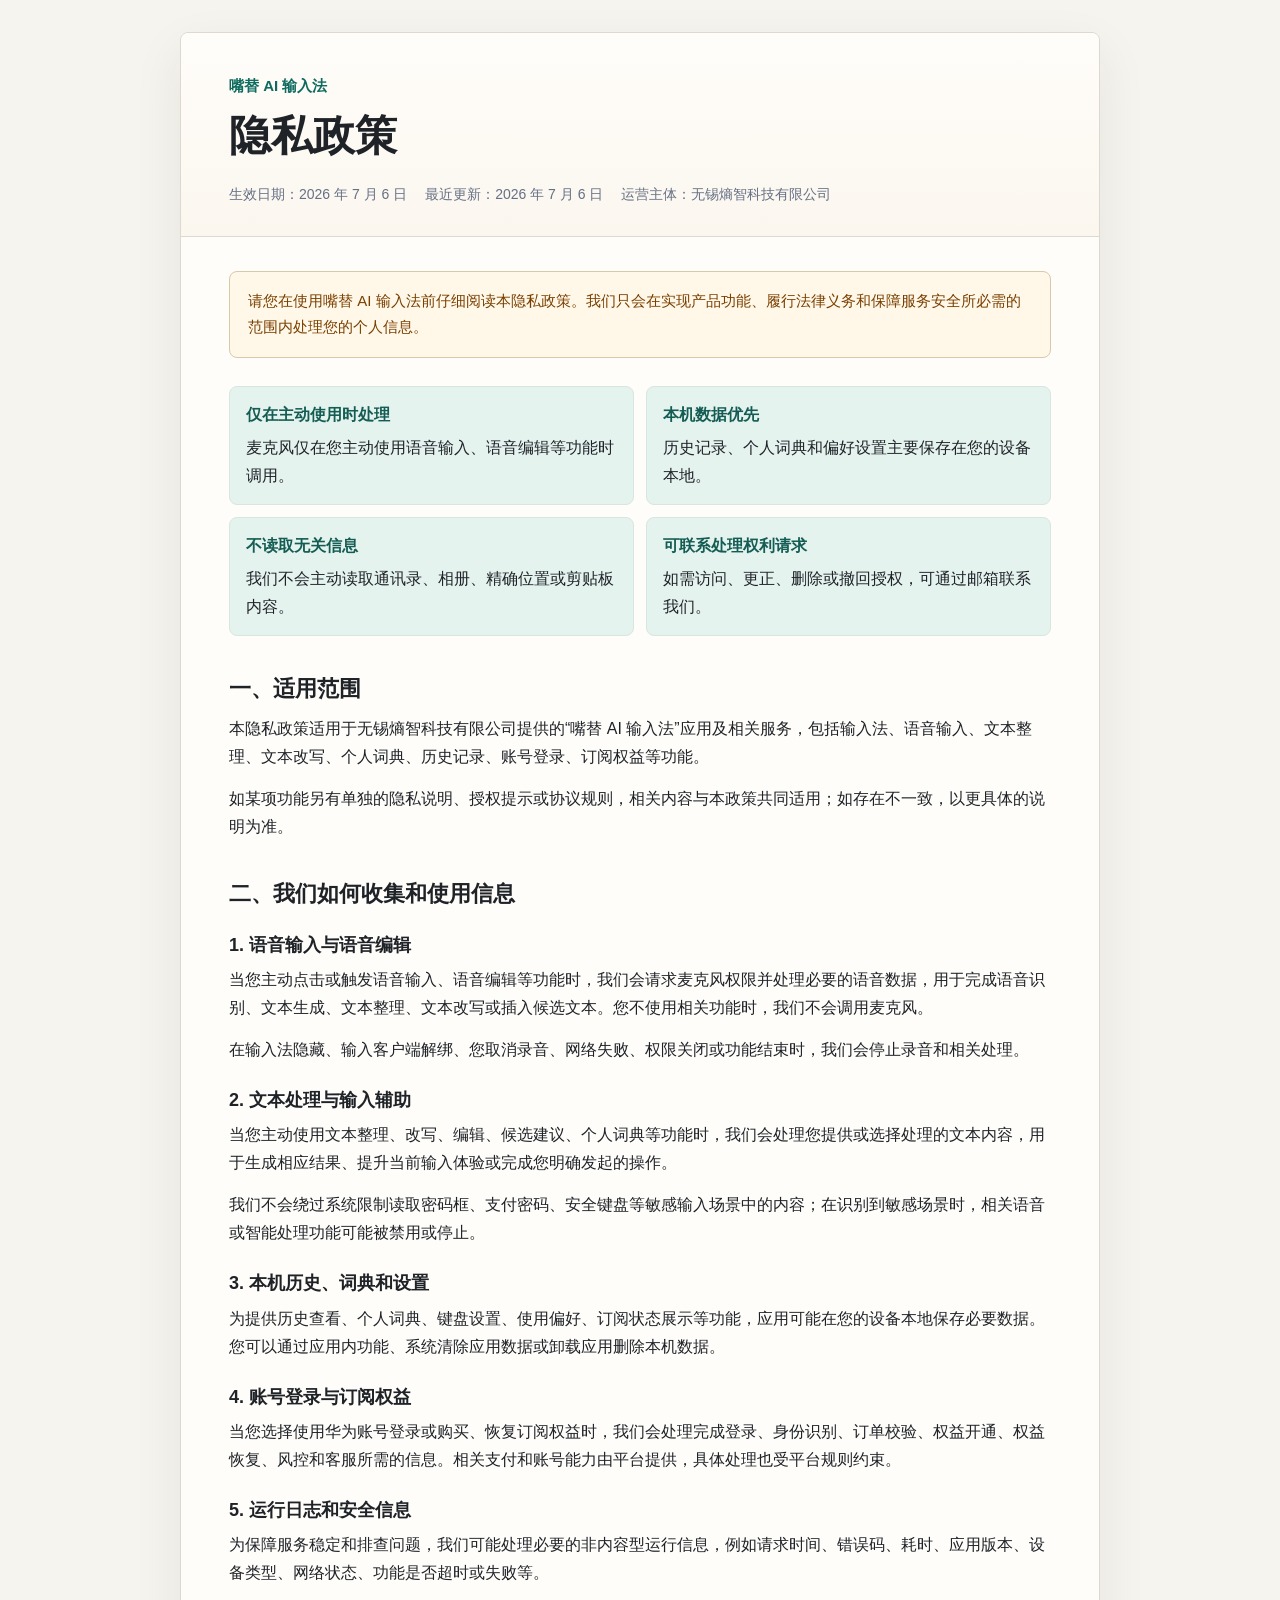
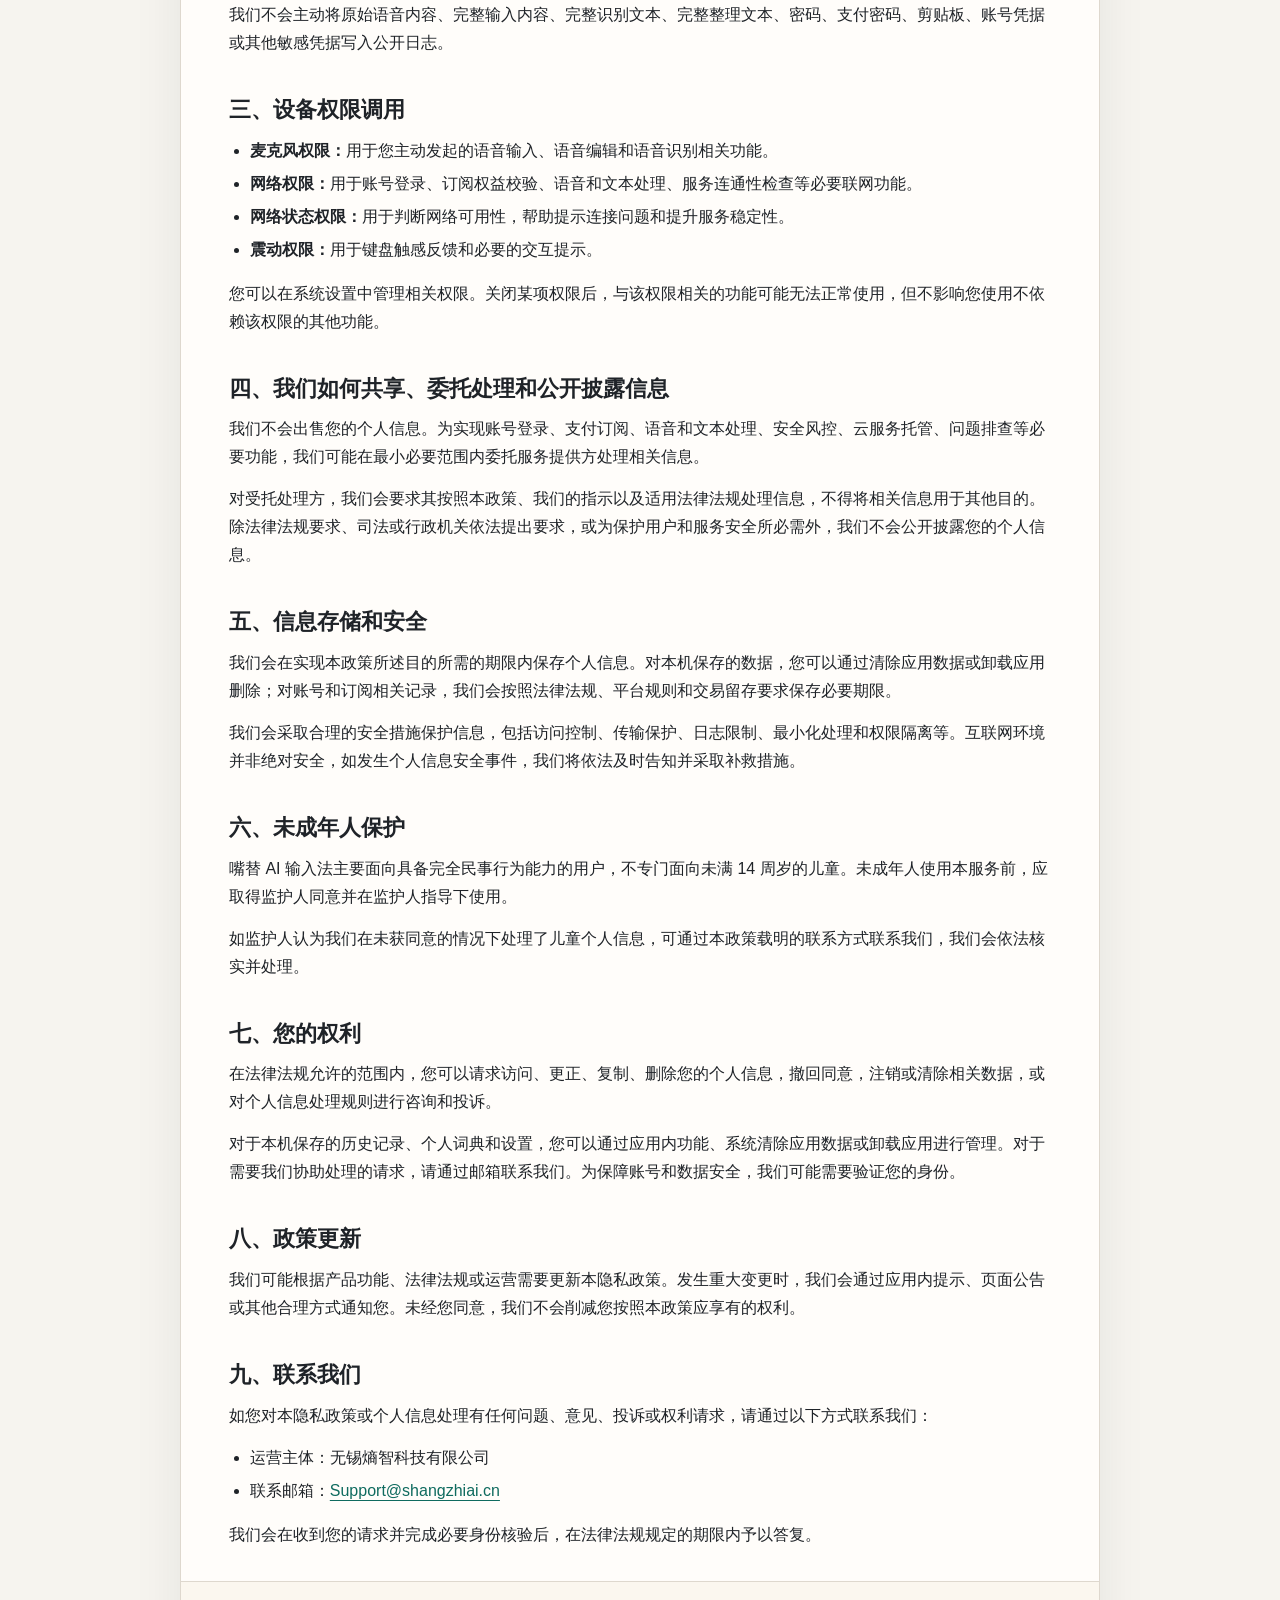
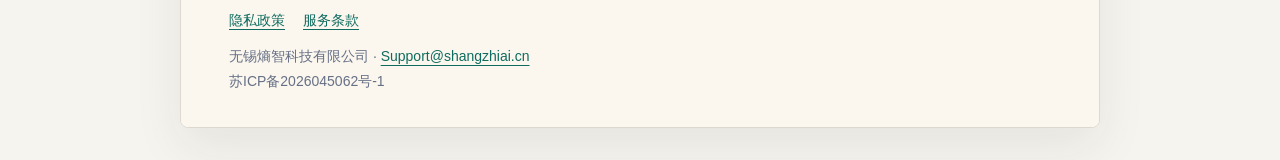
<file: index.html>
<!doctype html>
<html lang="zh-CN">
<head>
  <meta charset="utf-8">
  <meta name="viewport" content="width=device-width, initial-scale=1">
  <title>嘴替 AI 输入法隐私政策</title>
  <meta name="description" content="嘴替 AI 输入法隐私政策">
  <style>
    :root {
      color-scheme: light;
      --bg: #f6f4ef;
      --paper: #fffdfa;
      --ink: #1f2328;
      --muted: #667085;
      --line: #ded8ce;
      --accent: #0f6b5f;
      --accent-soft: #e5f3ef;
      --warning: #7a3f00;
    }

    * {
      box-sizing: border-box;
    }

    body {
      margin: 0;
      background: var(--bg);
      color: var(--ink);
      font-family: "PingFang SC", "Noto Sans CJK SC", "Microsoft YaHei", sans-serif;
      font-size: 16px;
      line-height: 1.75;
    }

    a {
      color: var(--accent);
      text-decoration-thickness: 1px;
      text-underline-offset: 4px;
    }

    .page {
      width: min(920px, calc(100% - 32px));
      margin: 32px auto;
      background: var(--paper);
      border: 1px solid var(--line);
      border-radius: 8px;
      overflow: hidden;
      box-shadow: 0 18px 50px rgba(31, 35, 40, 0.08);
    }

    header {
      padding: 40px 48px 30px;
      border-bottom: 1px solid var(--line);
      background: linear-gradient(180deg, #fffdfa 0%, #fbf7ef 100%);
    }

    .product {
      margin: 0 0 12px;
      color: var(--accent);
      font-size: 15px;
      font-weight: 700;
    }

    h1 {
      margin: 0;
      font-size: clamp(28px, 5vw, 42px);
      line-height: 1.2;
      letter-spacing: 0;
    }

    .meta {
      display: flex;
      flex-wrap: wrap;
      gap: 10px 18px;
      margin: 20px 0 0;
      color: var(--muted);
      font-size: 14px;
    }

    main {
      padding: 34px 48px 18px;
    }

    .notice {
      margin: 0 0 28px;
      padding: 16px 18px;
      border: 1px solid #d8c9a8;
      border-radius: 8px;
      background: #fff8e8;
      color: var(--warning);
      font-size: 15px;
    }

    h2 {
      margin: 34px 0 12px;
      padding-top: 4px;
      font-size: 22px;
      line-height: 1.35;
      letter-spacing: 0;
    }

    h3 {
      margin: 24px 0 8px;
      font-size: 18px;
      line-height: 1.4;
    }

    p {
      margin: 0 0 14px;
    }

    ul {
      margin: 0 0 16px;
      padding-left: 1.3em;
    }

    li {
      margin: 5px 0;
    }

    strong {
      font-weight: 700;
    }

    .summary {
      display: grid;
      grid-template-columns: repeat(2, minmax(0, 1fr));
      gap: 12px;
      margin: 22px 0 10px;
    }

    .summary div {
      min-height: 92px;
      padding: 14px 16px;
      border: 1px solid #d8e6e1;
      border-radius: 8px;
      background: var(--accent-soft);
    }

    .summary b {
      display: block;
      margin-bottom: 5px;
      color: #155d54;
    }

    footer {
      padding: 26px 48px 34px;
      border-top: 1px solid var(--line);
      color: var(--muted);
      font-size: 14px;
      background: #fbf7ef;
    }

    .footer-links {
      display: flex;
      flex-wrap: wrap;
      gap: 10px 18px;
      margin-bottom: 12px;
    }

    @media (max-width: 720px) {
      .page {
        width: 100%;
        min-height: 100vh;
        margin: 0;
        border-width: 0;
        border-radius: 0;
        box-shadow: none;
      }

      header,
      main,
      footer {
        padding-left: 22px;
        padding-right: 22px;
      }

      header {
        padding-top: 30px;
      }

      .summary {
        grid-template-columns: 1fr;
      }
    }
  </style>
</head>
<body>
  <article class="page">
    <header>
      <p class="product">嘴替 AI 输入法</p>
      <h1>隐私政策</h1>
      <div class="meta">
        <span>生效日期：2026 年 7 月 6 日</span>
        <span>最近更新：2026 年 7 月 6 日</span>
        <span>运营主体：无锡熵智科技有限公司</span>
      </div>
    </header>

    <main>
      <p class="notice">
        请您在使用嘴替 AI 输入法前仔细阅读本隐私政策。我们只会在实现产品功能、履行法律义务和保障服务安全所必需的范围内处理您的个人信息。
      </p>

      <section class="summary" aria-label="隐私重点摘要">
        <div>
          <b>仅在主动使用时处理</b>
          麦克风仅在您主动使用语音输入、语音编辑等功能时调用。
        </div>
        <div>
          <b>本机数据优先</b>
          历史记录、个人词典和偏好设置主要保存在您的设备本地。
        </div>
        <div>
          <b>不读取无关信息</b>
          我们不会主动读取通讯录、相册、精确位置或剪贴板内容。
        </div>
        <div>
          <b>可联系处理权利请求</b>
          如需访问、更正、删除或撤回授权，可通过邮箱联系我们。
        </div>
      </section>

      <h2>一、适用范围</h2>
      <p>
        本隐私政策适用于无锡熵智科技有限公司提供的“嘴替 AI 输入法”应用及相关服务，包括输入法、语音输入、文本整理、文本改写、个人词典、历史记录、账号登录、订阅权益等功能。
      </p>
      <p>
        如某项功能另有单独的隐私说明、授权提示或协议规则，相关内容与本政策共同适用；如存在不一致，以更具体的说明为准。
      </p>

      <h2>二、我们如何收集和使用信息</h2>
      <h3>1. 语音输入与语音编辑</h3>
      <p>
        当您主动点击或触发语音输入、语音编辑等功能时，我们会请求麦克风权限并处理必要的语音数据，用于完成语音识别、文本生成、文本整理、文本改写或插入候选文本。您不使用相关功能时，我们不会调用麦克风。
      </p>
      <p>
        在输入法隐藏、输入客户端解绑、您取消录音、网络失败、权限关闭或功能结束时，我们会停止录音和相关处理。
      </p>

      <h3>2. 文本处理与输入辅助</h3>
      <p>
        当您主动使用文本整理、改写、编辑、候选建议、个人词典等功能时，我们会处理您提供或选择处理的文本内容，用于生成相应结果、提升当前输入体验或完成您明确发起的操作。
      </p>
      <p>
        我们不会绕过系统限制读取密码框、支付密码、安全键盘等敏感输入场景中的内容；在识别到敏感场景时，相关语音或智能处理功能可能被禁用或停止。
      </p>

      <h3>3. 本机历史、词典和设置</h3>
      <p>
        为提供历史查看、个人词典、键盘设置、使用偏好、订阅状态展示等功能，应用可能在您的设备本地保存必要数据。您可以通过应用内功能、系统清除应用数据或卸载应用删除本机数据。
      </p>

      <h3>4. 账号登录与订阅权益</h3>
      <p>
        当您选择使用华为账号登录或购买、恢复订阅权益时，我们会处理完成登录、身份识别、订单校验、权益开通、权益恢复、风控和客服所需的信息。相关支付和账号能力由平台提供，具体处理也受平台规则约束。
      </p>

      <h3>5. 运行日志和安全信息</h3>
      <p>
        为保障服务稳定和排查问题，我们可能处理必要的非内容型运行信息，例如请求时间、错误码、耗时、应用版本、设备类型、网络状态、功能是否超时或失败等。
      </p>
      <p>
        我们不会主动将原始语音内容、完整输入内容、完整识别文本、完整整理文本、密码、支付密码、剪贴板、账号凭据或其他敏感凭据写入公开日志。
      </p>

      <h2>三、设备权限调用</h2>
      <ul>
        <li><strong>麦克风权限：</strong>用于您主动发起的语音输入、语音编辑和语音识别相关功能。</li>
        <li><strong>网络权限：</strong>用于账号登录、订阅权益校验、语音和文本处理、服务连通性检查等必要联网功能。</li>
        <li><strong>网络状态权限：</strong>用于判断网络可用性，帮助提示连接问题和提升服务稳定性。</li>
        <li><strong>震动权限：</strong>用于键盘触感反馈和必要的交互提示。</li>
      </ul>
      <p>
        您可以在系统设置中管理相关权限。关闭某项权限后，与该权限相关的功能可能无法正常使用，但不影响您使用不依赖该权限的其他功能。
      </p>

      <h2>四、我们如何共享、委托处理和公开披露信息</h2>
      <p>
        我们不会出售您的个人信息。为实现账号登录、支付订阅、语音和文本处理、安全风控、云服务托管、问题排查等必要功能，我们可能在最小必要范围内委托服务提供方处理相关信息。
      </p>
      <p>
        对受托处理方，我们会要求其按照本政策、我们的指示以及适用法律法规处理信息，不得将相关信息用于其他目的。除法律法规要求、司法或行政机关依法提出要求，或为保护用户和服务安全所必需外，我们不会公开披露您的个人信息。
      </p>

      <h2>五、信息存储和安全</h2>
      <p>
        我们会在实现本政策所述目的所需的期限内保存个人信息。对本机保存的数据，您可以通过清除应用数据或卸载应用删除；对账号和订阅相关记录，我们会按照法律法规、平台规则和交易留存要求保存必要期限。
      </p>
      <p>
        我们会采取合理的安全措施保护信息，包括访问控制、传输保护、日志限制、最小化处理和权限隔离等。互联网环境并非绝对安全，如发生个人信息安全事件，我们将依法及时告知并采取补救措施。
      </p>

      <h2>六、未成年人保护</h2>
      <p>
        嘴替 AI 输入法主要面向具备完全民事行为能力的用户，不专门面向未满 14 周岁的儿童。未成年人使用本服务前，应取得监护人同意并在监护人指导下使用。
      </p>
      <p>
        如监护人认为我们在未获同意的情况下处理了儿童个人信息，可通过本政策载明的联系方式联系我们，我们会依法核实并处理。
      </p>

      <h2>七、您的权利</h2>
      <p>
        在法律法规允许的范围内，您可以请求访问、更正、复制、删除您的个人信息，撤回同意，注销或清除相关数据，或对个人信息处理规则进行咨询和投诉。
      </p>
      <p>
        对于本机保存的历史记录、个人词典和设置，您可以通过应用内功能、系统清除应用数据或卸载应用进行管理。对于需要我们协助处理的请求，请通过邮箱联系我们。为保障账号和数据安全，我们可能需要验证您的身份。
      </p>

      <h2>八、政策更新</h2>
      <p>
        我们可能根据产品功能、法律法规或运营需要更新本隐私政策。发生重大变更时，我们会通过应用内提示、页面公告或其他合理方式通知您。未经您同意，我们不会削减您按照本政策应享有的权利。
      </p>

      <h2>九、联系我们</h2>
      <p>
        如您对本隐私政策或个人信息处理有任何问题、意见、投诉或权利请求，请通过以下方式联系我们：
      </p>
      <ul>
        <li>运营主体：无锡熵智科技有限公司</li>
        <li>联系邮箱：<a href="mailto:Support@shangzhiai.cn">Support@shangzhiai.cn</a></li>
      </ul>
      <p>
        我们会在收到您的请求并完成必要身份核验后，在法律法规规定的期限内予以答复。
      </p>
    </main>

    <footer>
      <nav class="footer-links" aria-label="法律页面链接">
        <a href="/">隐私政策</a>
        <a href="/terms/">服务条款</a>
      </nav>
      <div>无锡熵智科技有限公司 · <a href="mailto:Support@shangzhiai.cn">Support@shangzhiai.cn</a></div>
      <div>苏ICP备2026045062号-1</div>
    </footer>
  </article>
</body>
</html>
</file>
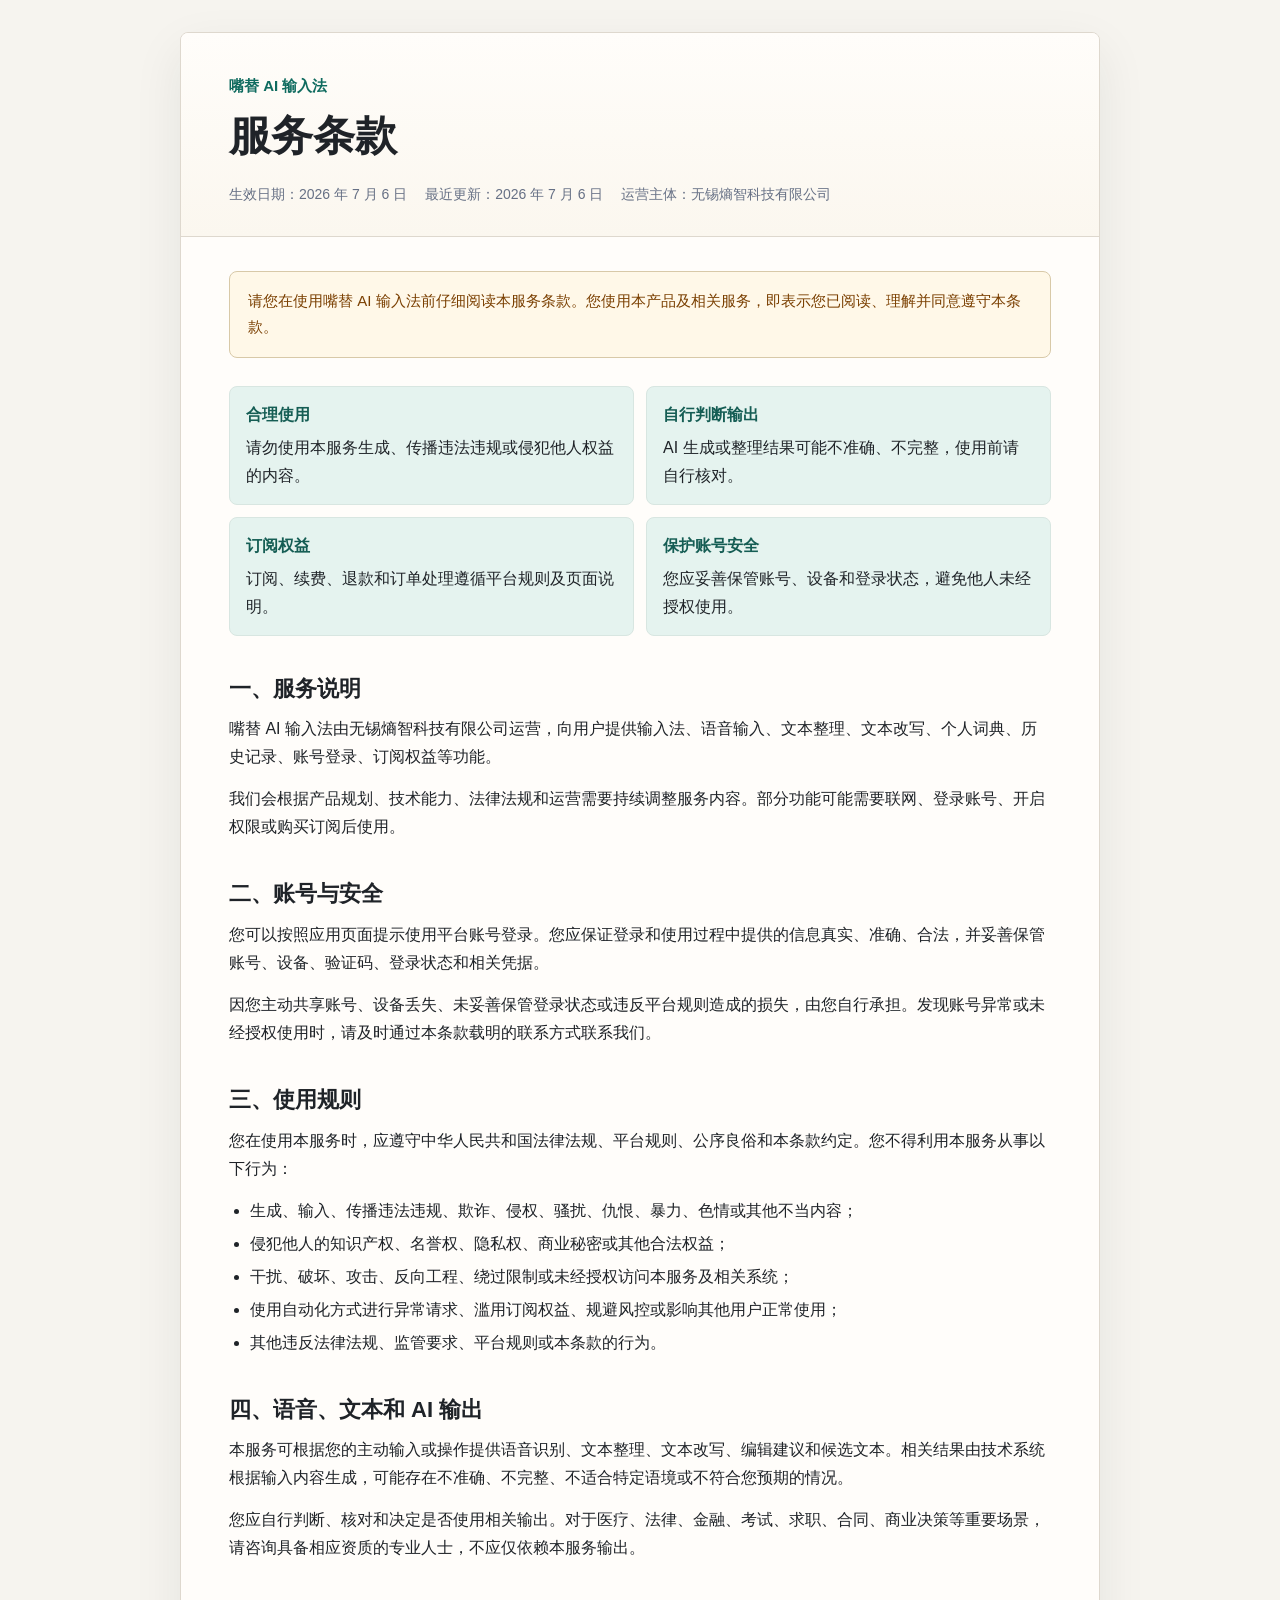
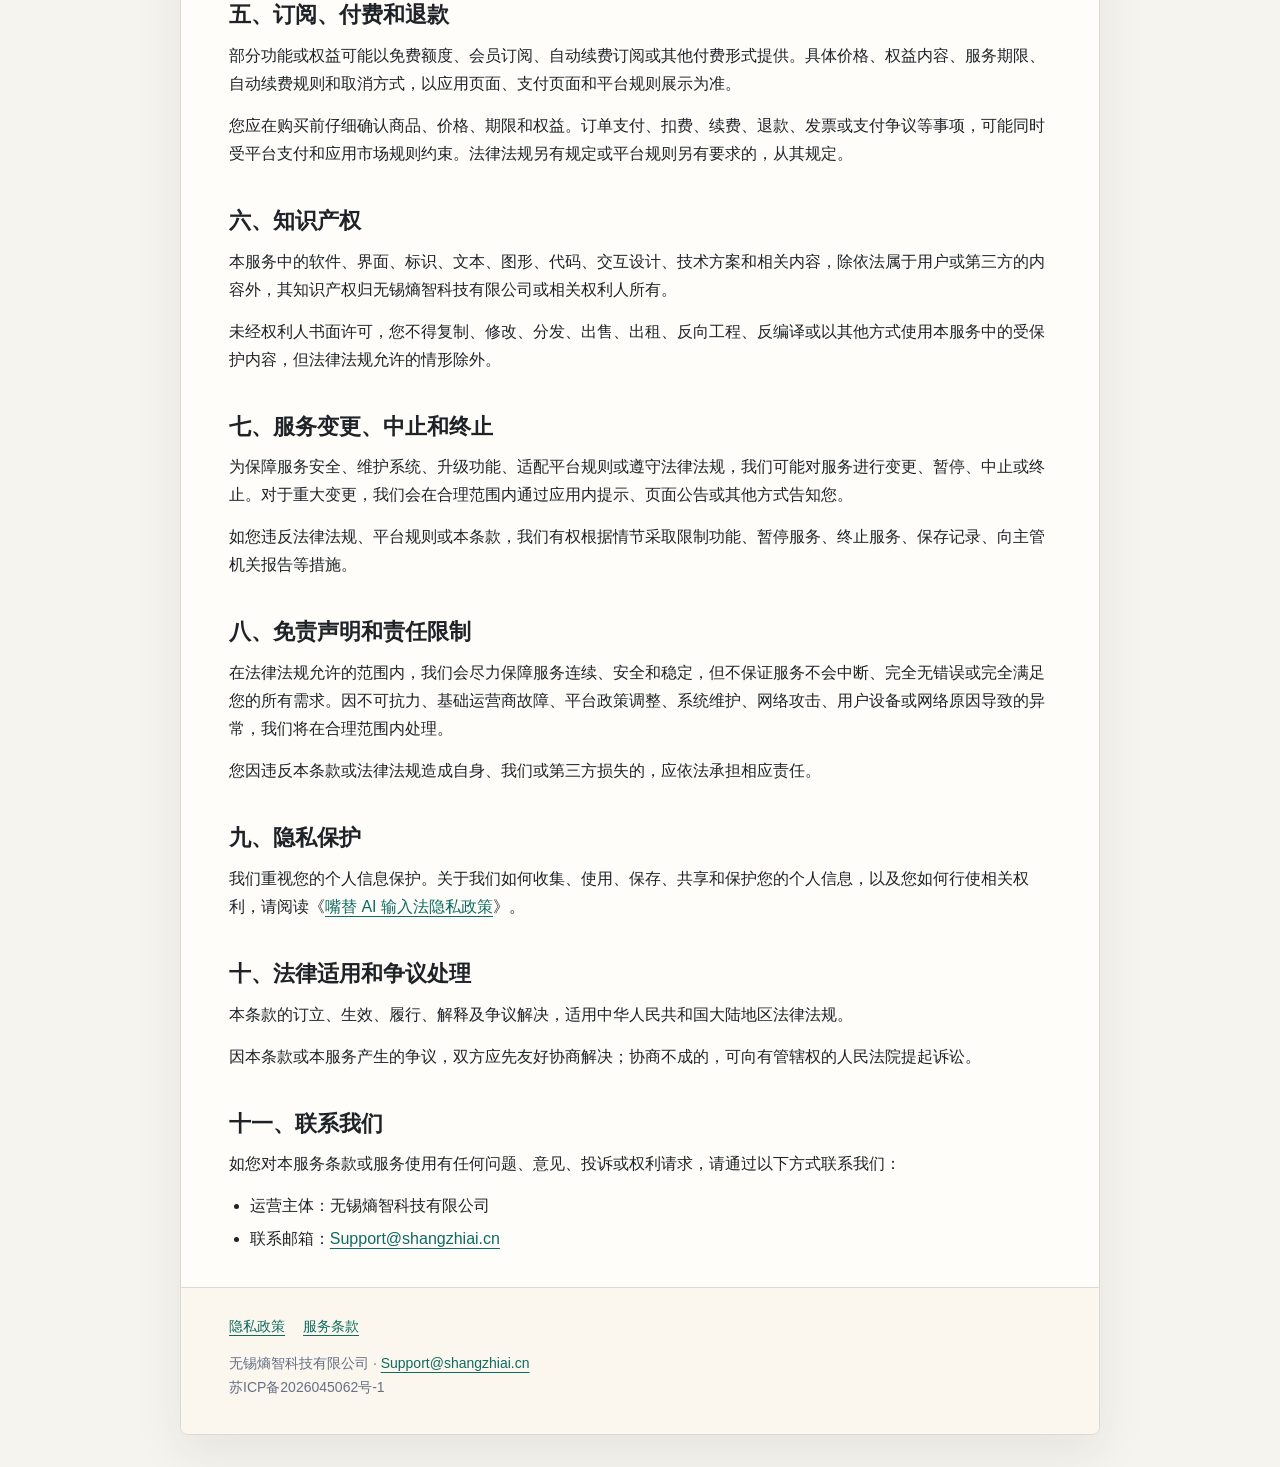
<file: terms/index.html>
<!doctype html>
<html lang="zh-CN">
<head>
  <meta charset="utf-8">
  <meta name="viewport" content="width=device-width, initial-scale=1">
  <title>嘴替 AI 输入法服务条款</title>
  <meta name="description" content="嘴替 AI 输入法服务条款">
  <style>
    :root {
      color-scheme: light;
      --bg: #f6f4ef;
      --paper: #fffdfa;
      --ink: #1f2328;
      --muted: #667085;
      --line: #ded8ce;
      --accent: #0f6b5f;
      --accent-soft: #e5f3ef;
      --warning: #7a3f00;
    }

    * {
      box-sizing: border-box;
    }

    body {
      margin: 0;
      background: var(--bg);
      color: var(--ink);
      font-family: "PingFang SC", "Noto Sans CJK SC", "Microsoft YaHei", sans-serif;
      font-size: 16px;
      line-height: 1.75;
    }

    a {
      color: var(--accent);
      text-decoration-thickness: 1px;
      text-underline-offset: 4px;
    }

    .page {
      width: min(920px, calc(100% - 32px));
      margin: 32px auto;
      background: var(--paper);
      border: 1px solid var(--line);
      border-radius: 8px;
      overflow: hidden;
      box-shadow: 0 18px 50px rgba(31, 35, 40, 0.08);
    }

    header {
      padding: 40px 48px 30px;
      border-bottom: 1px solid var(--line);
      background: linear-gradient(180deg, #fffdfa 0%, #fbf7ef 100%);
    }

    .product {
      margin: 0 0 12px;
      color: var(--accent);
      font-size: 15px;
      font-weight: 700;
    }

    h1 {
      margin: 0;
      font-size: clamp(28px, 5vw, 42px);
      line-height: 1.2;
      letter-spacing: 0;
    }

    .meta {
      display: flex;
      flex-wrap: wrap;
      gap: 10px 18px;
      margin: 20px 0 0;
      color: var(--muted);
      font-size: 14px;
    }

    main {
      padding: 34px 48px 18px;
    }

    .notice {
      margin: 0 0 28px;
      padding: 16px 18px;
      border: 1px solid #d8c9a8;
      border-radius: 8px;
      background: #fff8e8;
      color: var(--warning);
      font-size: 15px;
    }

    h2 {
      margin: 34px 0 12px;
      padding-top: 4px;
      font-size: 22px;
      line-height: 1.35;
      letter-spacing: 0;
    }

    h3 {
      margin: 24px 0 8px;
      font-size: 18px;
      line-height: 1.4;
    }

    p {
      margin: 0 0 14px;
    }

    ul {
      margin: 0 0 16px;
      padding-left: 1.3em;
    }

    li {
      margin: 5px 0;
    }

    strong {
      font-weight: 700;
    }

    .summary {
      display: grid;
      grid-template-columns: repeat(2, minmax(0, 1fr));
      gap: 12px;
      margin: 22px 0 10px;
    }

    .summary div {
      min-height: 92px;
      padding: 14px 16px;
      border: 1px solid #d8e6e1;
      border-radius: 8px;
      background: var(--accent-soft);
    }

    .summary b {
      display: block;
      margin-bottom: 5px;
      color: #155d54;
    }

    footer {
      padding: 26px 48px 34px;
      border-top: 1px solid var(--line);
      color: var(--muted);
      font-size: 14px;
      background: #fbf7ef;
    }

    .footer-links {
      display: flex;
      flex-wrap: wrap;
      gap: 10px 18px;
      margin-bottom: 12px;
    }

    @media (max-width: 720px) {
      .page {
        width: 100%;
        min-height: 100vh;
        margin: 0;
        border-width: 0;
        border-radius: 0;
        box-shadow: none;
      }

      header,
      main,
      footer {
        padding-left: 22px;
        padding-right: 22px;
      }

      header {
        padding-top: 30px;
      }

      .summary {
        grid-template-columns: 1fr;
      }
    }
  </style>
</head>
<body>
  <article class="page">
    <header>
      <p class="product">嘴替 AI 输入法</p>
      <h1>服务条款</h1>
      <div class="meta">
        <span>生效日期：2026 年 7 月 6 日</span>
        <span>最近更新：2026 年 7 月 6 日</span>
        <span>运营主体：无锡熵智科技有限公司</span>
      </div>
    </header>

    <main>
      <p class="notice">
        请您在使用嘴替 AI 输入法前仔细阅读本服务条款。您使用本产品及相关服务，即表示您已阅读、理解并同意遵守本条款。
      </p>

      <section class="summary" aria-label="服务条款摘要">
        <div>
          <b>合理使用</b>
          请勿使用本服务生成、传播违法违规或侵犯他人权益的内容。
        </div>
        <div>
          <b>自行判断输出</b>
          AI 生成或整理结果可能不准确、不完整，使用前请自行核对。
        </div>
        <div>
          <b>订阅权益</b>
          订阅、续费、退款和订单处理遵循平台规则及页面说明。
        </div>
        <div>
          <b>保护账号安全</b>
          您应妥善保管账号、设备和登录状态，避免他人未经授权使用。
        </div>
      </section>

      <h2>一、服务说明</h2>
      <p>
        嘴替 AI 输入法由无锡熵智科技有限公司运营，向用户提供输入法、语音输入、文本整理、文本改写、个人词典、历史记录、账号登录、订阅权益等功能。
      </p>
      <p>
        我们会根据产品规划、技术能力、法律法规和运营需要持续调整服务内容。部分功能可能需要联网、登录账号、开启权限或购买订阅后使用。
      </p>

      <h2>二、账号与安全</h2>
      <p>
        您可以按照应用页面提示使用平台账号登录。您应保证登录和使用过程中提供的信息真实、准确、合法，并妥善保管账号、设备、验证码、登录状态和相关凭据。
      </p>
      <p>
        因您主动共享账号、设备丢失、未妥善保管登录状态或违反平台规则造成的损失，由您自行承担。发现账号异常或未经授权使用时，请及时通过本条款载明的联系方式联系我们。
      </p>

      <h2>三、使用规则</h2>
      <p>
        您在使用本服务时，应遵守中华人民共和国法律法规、平台规则、公序良俗和本条款约定。您不得利用本服务从事以下行为：
      </p>
      <ul>
        <li>生成、输入、传播违法违规、欺诈、侵权、骚扰、仇恨、暴力、色情或其他不当内容；</li>
        <li>侵犯他人的知识产权、名誉权、隐私权、商业秘密或其他合法权益；</li>
        <li>干扰、破坏、攻击、反向工程、绕过限制或未经授权访问本服务及相关系统；</li>
        <li>使用自动化方式进行异常请求、滥用订阅权益、规避风控或影响其他用户正常使用；</li>
        <li>其他违反法律法规、监管要求、平台规则或本条款的行为。</li>
      </ul>

      <h2>四、语音、文本和 AI 输出</h2>
      <p>
        本服务可根据您的主动输入或操作提供语音识别、文本整理、文本改写、编辑建议和候选文本。相关结果由技术系统根据输入内容生成，可能存在不准确、不完整、不适合特定语境或不符合您预期的情况。
      </p>
      <p>
        您应自行判断、核对和决定是否使用相关输出。对于医疗、法律、金融、考试、求职、合同、商业决策等重要场景，请咨询具备相应资质的专业人士，不应仅依赖本服务输出。
      </p>

      <h2>五、订阅、付费和退款</h2>
      <p>
        部分功能或权益可能以免费额度、会员订阅、自动续费订阅或其他付费形式提供。具体价格、权益内容、服务期限、自动续费规则和取消方式，以应用页面、支付页面和平台规则展示为准。
      </p>
      <p>
        您应在购买前仔细确认商品、价格、期限和权益。订单支付、扣费、续费、退款、发票或支付争议等事项，可能同时受平台支付和应用市场规则约束。法律法规另有规定或平台规则另有要求的，从其规定。
      </p>

      <h2>六、知识产权</h2>
      <p>
        本服务中的软件、界面、标识、文本、图形、代码、交互设计、技术方案和相关内容，除依法属于用户或第三方的内容外，其知识产权归无锡熵智科技有限公司或相关权利人所有。
      </p>
      <p>
        未经权利人书面许可，您不得复制、修改、分发、出售、出租、反向工程、反编译或以其他方式使用本服务中的受保护内容，但法律法规允许的情形除外。
      </p>

      <h2>七、服务变更、中止和终止</h2>
      <p>
        为保障服务安全、维护系统、升级功能、适配平台规则或遵守法律法规，我们可能对服务进行变更、暂停、中止或终止。对于重大变更，我们会在合理范围内通过应用内提示、页面公告或其他方式告知您。
      </p>
      <p>
        如您违反法律法规、平台规则或本条款，我们有权根据情节采取限制功能、暂停服务、终止服务、保存记录、向主管机关报告等措施。
      </p>

      <h2>八、免责声明和责任限制</h2>
      <p>
        在法律法规允许的范围内，我们会尽力保障服务连续、安全和稳定，但不保证服务不会中断、完全无错误或完全满足您的所有需求。因不可抗力、基础运营商故障、平台政策调整、系统维护、网络攻击、用户设备或网络原因导致的异常，我们将在合理范围内处理。
      </p>
      <p>
        您因违反本条款或法律法规造成自身、我们或第三方损失的，应依法承担相应责任。
      </p>

      <h2>九、隐私保护</h2>
      <p>
        我们重视您的个人信息保护。关于我们如何收集、使用、保存、共享和保护您的个人信息，以及您如何行使相关权利，请阅读《<a href="/">嘴替 AI 输入法隐私政策</a>》。
      </p>

      <h2>十、法律适用和争议处理</h2>
      <p>
        本条款的订立、生效、履行、解释及争议解决，适用中华人民共和国大陆地区法律法规。
      </p>
      <p>
        因本条款或本服务产生的争议，双方应先友好协商解决；协商不成的，可向有管辖权的人民法院提起诉讼。
      </p>

      <h2>十一、联系我们</h2>
      <p>
        如您对本服务条款或服务使用有任何问题、意见、投诉或权利请求，请通过以下方式联系我们：
      </p>
      <ul>
        <li>运营主体：无锡熵智科技有限公司</li>
        <li>联系邮箱：<a href="mailto:Support@shangzhiai.cn">Support@shangzhiai.cn</a></li>
      </ul>
    </main>

    <footer>
      <nav class="footer-links" aria-label="法律页面链接">
        <a href="/">隐私政策</a>
        <a href="/terms/">服务条款</a>
      </nav>
      <div>无锡熵智科技有限公司 · <a href="mailto:Support@shangzhiai.cn">Support@shangzhiai.cn</a></div>
      <div>苏ICP备2026045062号-1</div>
    </footer>
  </article>
</body>
</html>
</file>
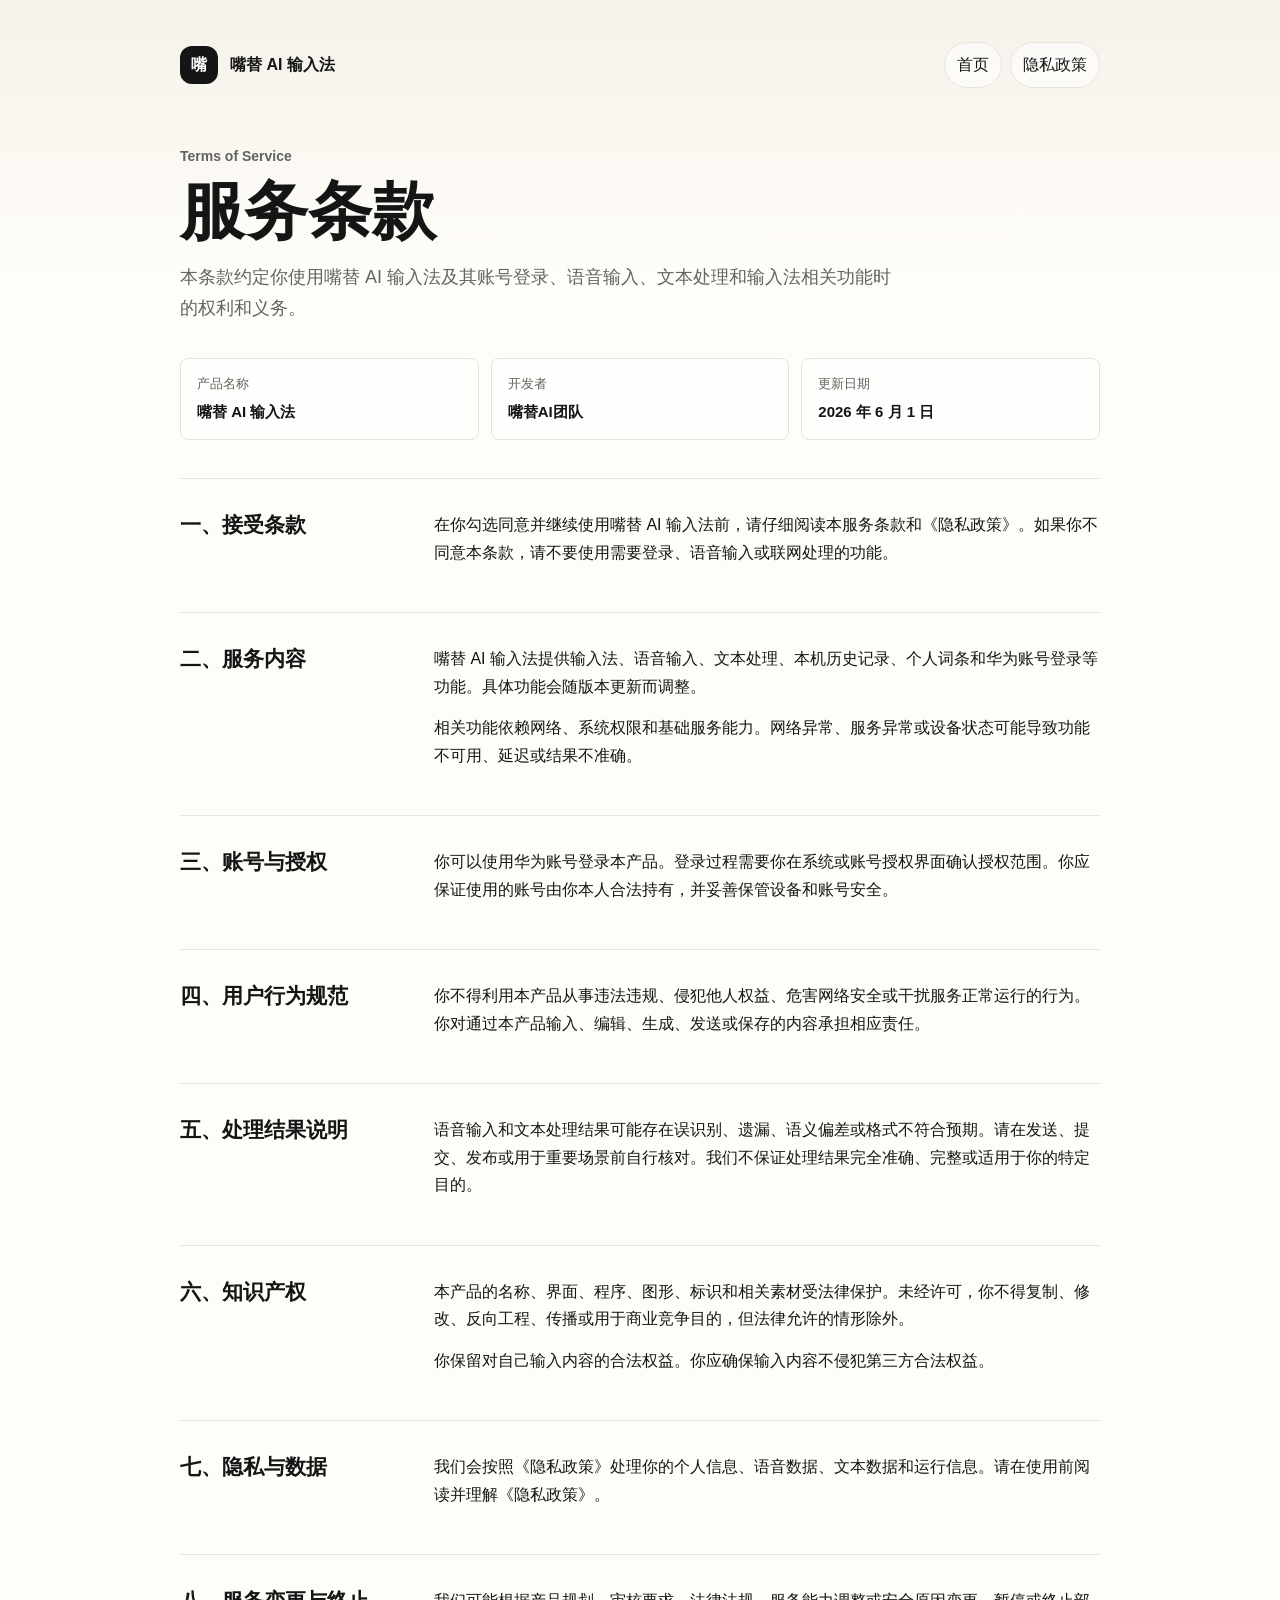
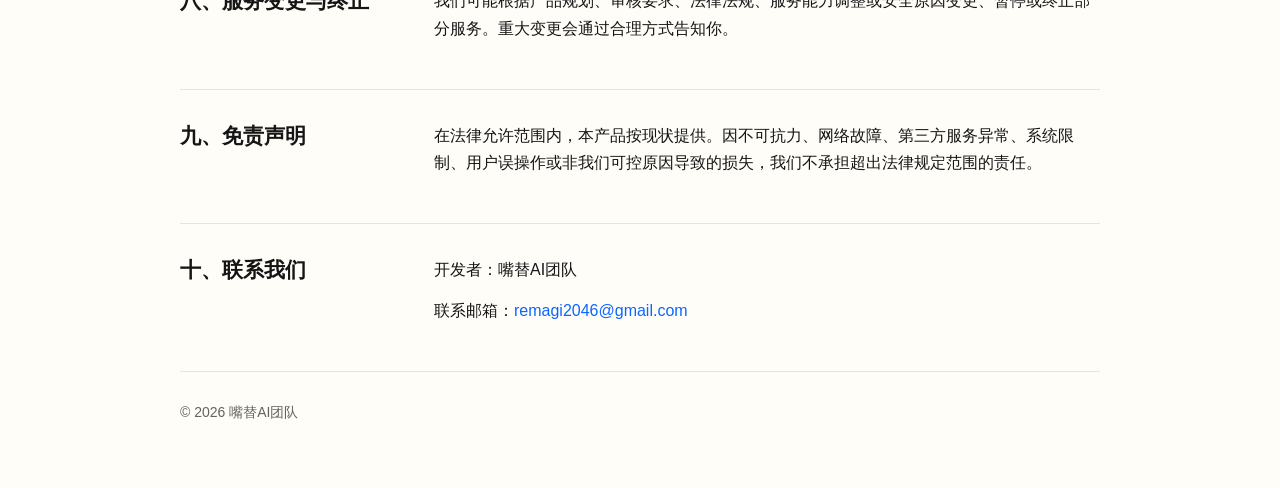
<file: terms.html>
<!doctype html>
<html lang="zh-CN">
  <head>
    <meta charset="utf-8">
    <meta name="viewport" content="width=device-width, initial-scale=1">
    <title>服务条款 - 嘴替 AI 输入法</title>
    <link rel="stylesheet" href="./assets/styles.css">
  </head>
  <body>
    <main class="page">
      <header class="topbar">
        <div class="brand"><span class="mark">嘴</span><span>嘴替 AI 输入法</span></div>
        <nav class="nav" aria-label="法律页面">
          <a href="./index.html">首页</a>
          <a href="./privacy.html">隐私政策</a>
        </nav>
      </header>

      <div class="hero">
        <p class="eyebrow">Terms of Service</p>
        <h1>服务条款</h1>
        <p class="summary">本条款约定你使用嘴替 AI 输入法及其账号登录、语音输入、文本处理和输入法相关功能时的权利和义务。</p>
      </div>

      <div class="meta">
        <div><span>产品名称</span><strong>嘴替 AI 输入法</strong></div>
        <div><span>开发者</span><strong>嘴替AI团队</strong></div>
        <div><span>更新日期</span><strong>2026 年 6 月 1 日</strong></div>
      </div>

      <div class="content">
        <section>
          <h2>一、接受条款</h2>
          <div>
            <p>在你勾选同意并继续使用嘴替 AI 输入法前，请仔细阅读本服务条款和《隐私政策》。如果你不同意本条款，请不要使用需要登录、语音输入或联网处理的功能。</p>
          </div>
        </section>

        <section>
          <h2>二、服务内容</h2>
          <div>
            <p>嘴替 AI 输入法提供输入法、语音输入、文本处理、本机历史记录、个人词条和华为账号登录等功能。具体功能会随版本更新而调整。</p>
            <p>相关功能依赖网络、系统权限和基础服务能力。网络异常、服务异常或设备状态可能导致功能不可用、延迟或结果不准确。</p>
          </div>
        </section>

        <section>
          <h2>三、账号与授权</h2>
          <div>
            <p>你可以使用华为账号登录本产品。登录过程需要你在系统或账号授权界面确认授权范围。你应保证使用的账号由你本人合法持有，并妥善保管设备和账号安全。</p>
          </div>
        </section>

        <section>
          <h2>四、用户行为规范</h2>
          <div>
            <p>你不得利用本产品从事违法违规、侵犯他人权益、危害网络安全或干扰服务正常运行的行为。你对通过本产品输入、编辑、生成、发送或保存的内容承担相应责任。</p>
          </div>
        </section>

        <section>
          <h2>五、处理结果说明</h2>
          <div>
            <p>语音输入和文本处理结果可能存在误识别、遗漏、语义偏差或格式不符合预期。请在发送、提交、发布或用于重要场景前自行核对。我们不保证处理结果完全准确、完整或适用于你的特定目的。</p>
          </div>
        </section>

        <section>
          <h2>六、知识产权</h2>
          <div>
            <p>本产品的名称、界面、程序、图形、标识和相关素材受法律保护。未经许可，你不得复制、修改、反向工程、传播或用于商业竞争目的，但法律允许的情形除外。</p>
            <p>你保留对自己输入内容的合法权益。你应确保输入内容不侵犯第三方合法权益。</p>
          </div>
        </section>

        <section>
          <h2>七、隐私与数据</h2>
          <div>
            <p>我们会按照《隐私政策》处理你的个人信息、语音数据、文本数据和运行信息。请在使用前阅读并理解《隐私政策》。</p>
          </div>
        </section>

        <section>
          <h2>八、服务变更与终止</h2>
          <div>
            <p>我们可能根据产品规划、审核要求、法律法规、服务能力调整或安全原因变更、暂停或终止部分服务。重大变更会通过合理方式告知你。</p>
          </div>
        </section>

        <section>
          <h2>九、免责声明</h2>
          <div>
            <p>在法律允许范围内，本产品按现状提供。因不可抗力、网络故障、第三方服务异常、系统限制、用户误操作或非我们可控原因导致的损失，我们不承担超出法律规定范围的责任。</p>
          </div>
        </section>

        <section>
          <h2>十、联系我们</h2>
          <div>
            <p>开发者：嘴替AI团队</p>
            <p>联系邮箱：<a href="mailto:remagi2046@gmail.com">remagi2046@gmail.com</a></p>
          </div>
        </section>
      </div>

      <footer>© 2026 嘴替AI团队</footer>
    </main>
  </body>
</html>
</file>
<file: assets/styles.css>
:root {
  color-scheme: light;
  --ink: #151515;
  --muted: #63635f;
  --line: #e7e4dc;
  --paper: #fffdf8;
  --soft: #f4f1e9;
  --accent: #0b66ff;
  --accent-ink: #ffffff;
}

* {
  box-sizing: border-box;
}

html {
  min-height: 100%;
  background: var(--paper);
}

body {
  margin: 0;
  color: var(--ink);
  background:
    linear-gradient(180deg, rgba(244, 241, 233, 0.9), rgba(255, 253, 248, 0) 280px),
    var(--paper);
  font-family: -apple-system, BlinkMacSystemFont, "HarmonyOS Sans SC", "PingFang SC", "Microsoft YaHei", sans-serif;
  line-height: 1.72;
}

a {
  color: var(--accent);
  text-decoration: none;
}

a:hover {
  text-decoration: underline;
}

.page {
  width: min(920px, calc(100% - 40px));
  margin: 0 auto;
  padding: 42px 0 64px;
}

.topbar {
  display: flex;
  align-items: center;
  justify-content: space-between;
  gap: 18px;
  margin-bottom: 56px;
}

.brand {
  display: flex;
  align-items: center;
  gap: 12px;
  font-weight: 800;
  letter-spacing: 0;
}

.mark {
  display: inline-grid;
  width: 38px;
  height: 38px;
  place-items: center;
  border-radius: 12px;
  color: var(--accent-ink);
  background: #151515;
  font-weight: 900;
}

.nav {
  display: flex;
  gap: 8px;
}

.nav a {
  padding: 8px 12px;
  border: 1px solid var(--line);
  border-radius: 999px;
  color: var(--ink);
  background: rgba(255, 255, 255, 0.62);
}

.hero {
  margin-bottom: 34px;
}

.eyebrow {
  margin: 0 0 10px;
  color: var(--muted);
  font-size: 14px;
  font-weight: 700;
}

h1 {
  margin: 0;
  font-size: clamp(34px, 7vw, 64px);
  line-height: 1.04;
  letter-spacing: 0;
}

.summary {
  max-width: 720px;
  margin: 18px 0 0;
  color: var(--muted);
  font-size: 18px;
}

.meta {
  display: grid;
  grid-template-columns: repeat(3, minmax(0, 1fr));
  gap: 12px;
  margin: 26px 0 38px;
}

.meta div {
  padding: 14px 16px;
  border: 1px solid var(--line);
  border-radius: 8px;
  background: rgba(255, 255, 255, 0.7);
}

.meta span {
  display: block;
  color: var(--muted);
  font-size: 13px;
}

.meta strong {
  display: block;
  margin-top: 4px;
  font-size: 15px;
}

.content {
  border-top: 1px solid var(--line);
}

section {
  display: grid;
  grid-template-columns: 220px minmax(0, 1fr);
  gap: 34px;
  padding: 32px 0;
  border-bottom: 1px solid var(--line);
}

h2 {
  margin: 0;
  font-size: 21px;
  line-height: 1.3;
}

h3 {
  margin: 22px 0 8px;
  font-size: 17px;
}

p {
  margin: 0 0 14px;
}

ul {
  margin: 0 0 14px;
  padding-left: 22px;
}

li + li {
  margin-top: 8px;
}

.notice {
  padding: 16px 18px;
  border: 1px solid var(--line);
  border-left: 4px solid var(--accent);
  border-radius: 8px;
  background: #ffffff;
}

footer {
  padding-top: 28px;
  color: var(--muted);
  font-size: 14px;
}

@media (max-width: 720px) {
  .page {
    width: min(100% - 28px, 920px);
    padding-top: 24px;
  }

  .topbar {
    align-items: flex-start;
    flex-direction: column;
    margin-bottom: 38px;
  }

  .nav {
    flex-wrap: wrap;
  }

  .meta {
    grid-template-columns: 1fr;
  }

  section {
    grid-template-columns: 1fr;
    gap: 14px;
  }
}
</file>
